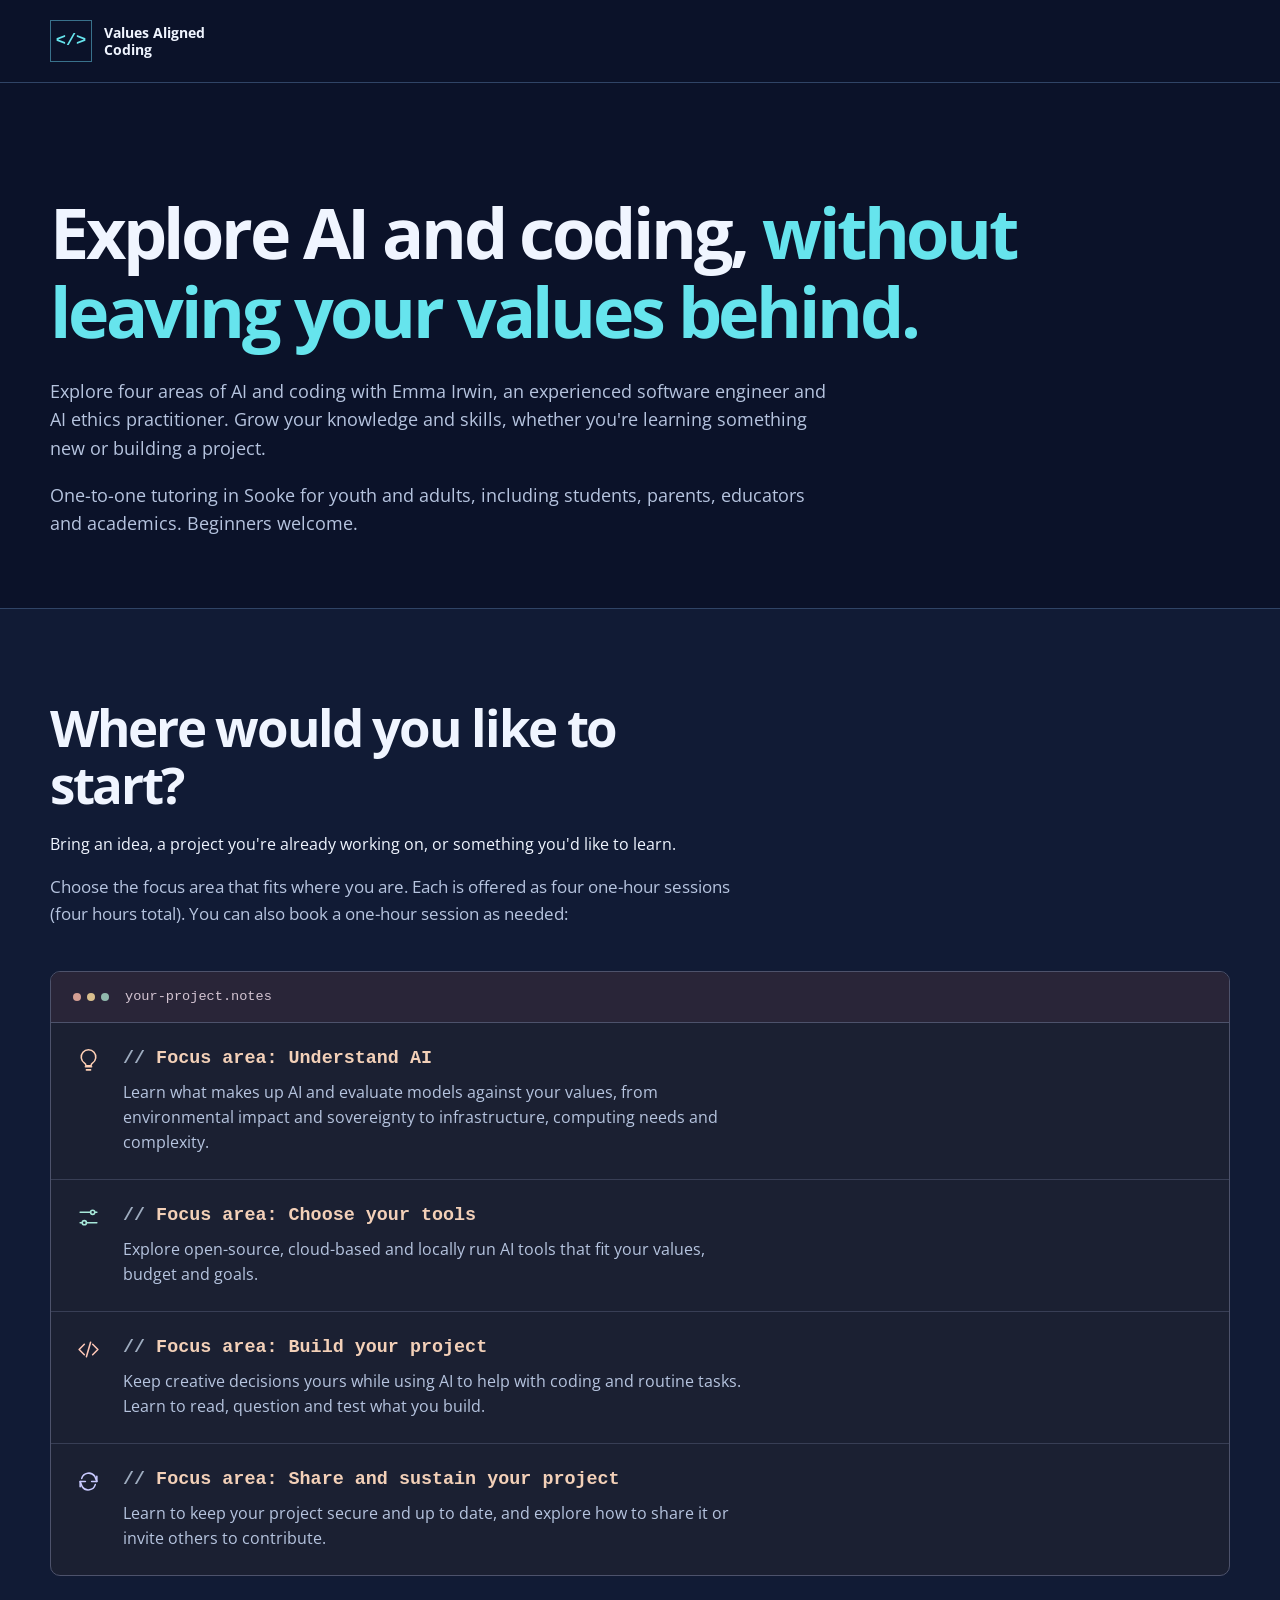
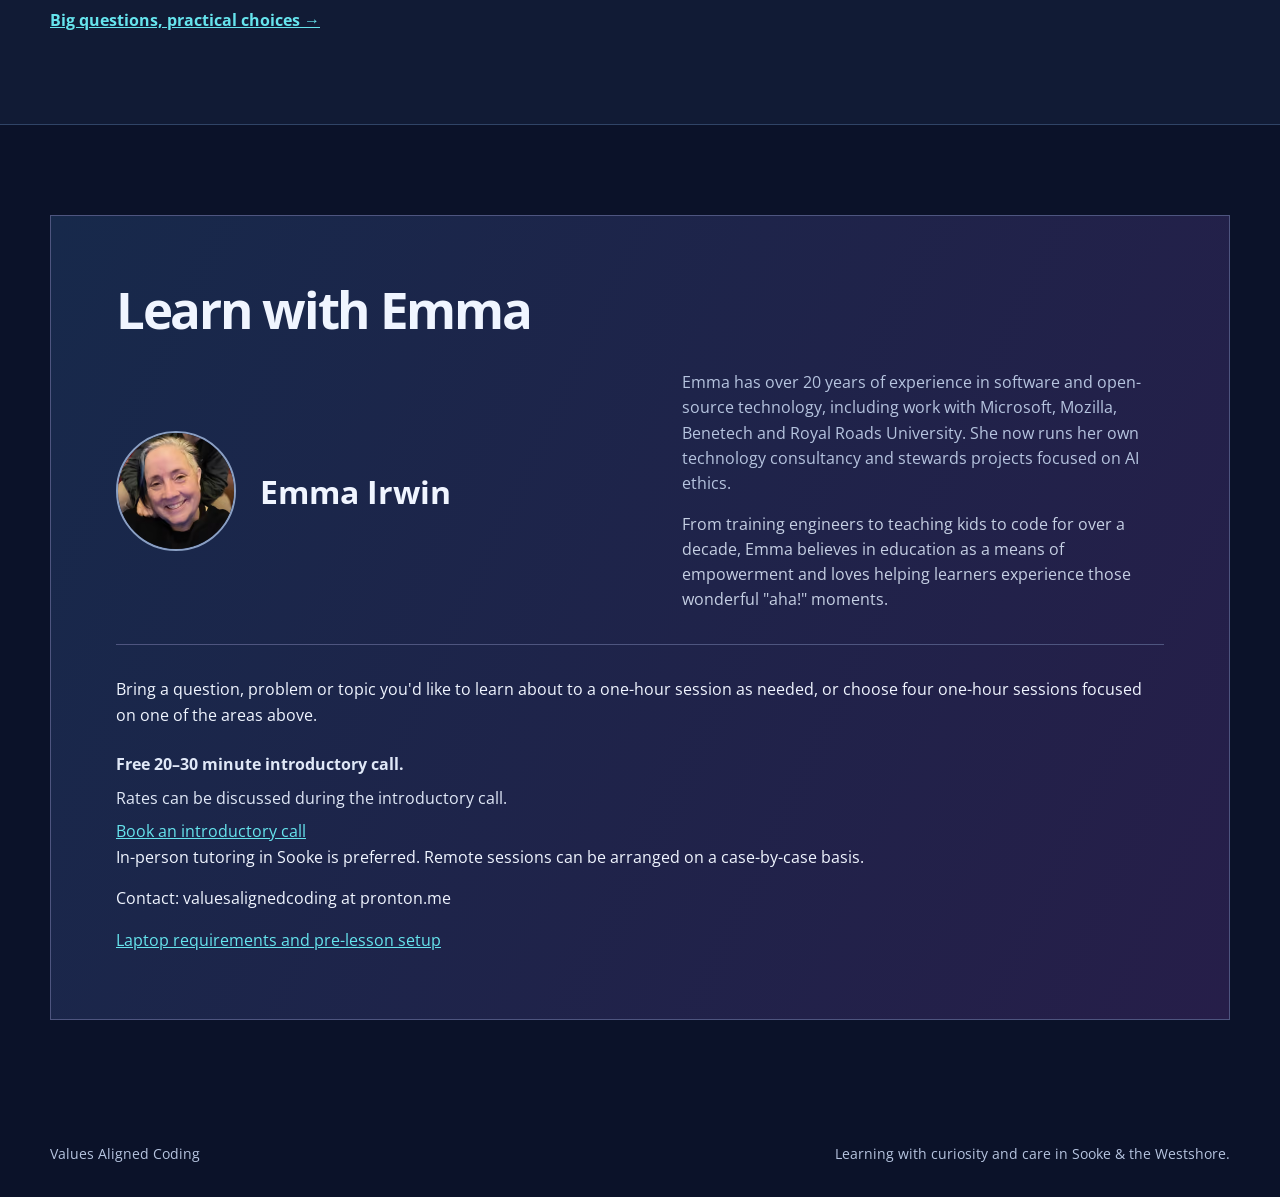
<file: index.html>
<!doctype html>
<html lang="en">
<head>
  <meta charset="utf-8">
  <meta name="viewport" content="width=device-width, initial-scale=1">
  <meta name="description" content="AI and coding tutoring in Sooke, BC for students, parents, educators and academics. Learn AI literacy and values-aligned coding with Emma Irwin.">
  <meta name="theme-color" content="#0b1229">
  <title>AI and Coding Tutoring in Sooke, BC | Values Aligned Coding</title>
  <link rel="canonical" href="https://valuesalignedcoding.com/">
  <script type="application/ld+json">
    {
      "@context": "https://schema.org",
      "@type": "WebSite",
      "name": "Values Aligned Coding",
      "url": "https://valuesalignedcoding.com/"
    }
  </script>
  <link rel="preconnect" href="https://fonts.googleapis.com">
  <link rel="preconnect" href="https://fonts.gstatic.com" crossorigin>
  <link href="https://fonts.googleapis.com/css2?family=Open+Sans:wght@400;600;700;800&amp;display=swap" rel="stylesheet">
  <style>
    :root {
      color-scheme: dark;
      --ink: #f0f5ff;
      --muted: #b6c4df;
      --paper: #0b1229;
      --cyan: #66e4ed;
      --line: #304466;
    }

    * { box-sizing: border-box; }
    html { scroll-behavior: smooth; }
    body {
      margin: 0;
      background: var(--paper);
      color: var(--ink);
      font-family: "Open Sans", "Segoe UI", Arial, sans-serif;
      line-height: 1.6;
    }
    a { color: inherit; }
    a:focus-visible { outline: 3px solid var(--cyan); outline-offset: 5px; }
    .wrap { width: min(1180px, calc(100% - 48px)); margin: auto; }
    header { border-bottom: 1px solid var(--line); }
    .nav { min-height: 82px; display: flex; align-items: center; justify-content: space-between; gap: 20px; }
    .brand { display: flex; align-items: center; gap: 12px; text-decoration: none; font-weight: 700; font-size: .9rem; line-height: 1.2; }
    .brand-mark { display: grid; place-items: center; width: 42px; height: 42px; border: 1px solid #39718b; color: var(--cyan); font-family: Consolas, monospace; font-size: 17px; }
    .hero { padding: 110px 0 70px; }
    h1, h2, h3, p { margin-top: 0; }
    h1, h2 { font-weight: 700; letter-spacing: -.045em; line-height: 1.12; }
    h1 { max-width: 980px; margin-bottom: 26px; font-size: clamp(2.9rem, 5.5vw, 5.1rem); }
    h1 em { color: var(--cyan); font-style: normal; }
    .intro { max-width: 780px; color: var(--muted); font-size: 1.12rem; }
    .intro p:last-child { margin-bottom: 0; }
    .section { padding: 90px 0; }
    .section-heading { max-width: 700px; margin-bottom: 44px; }
    h2 { margin-bottom: 18px; font-size: clamp(2.2rem, 4vw, 3.5rem); }
    .section-heading p:last-child { color: var(--muted); font-size: 1.06rem; }
    .learning { background: #111b35; border-block: 1px solid var(--line); }
    .cards { overflow: hidden; border: 1px solid #4d526b; border-radius: 10px; background: #1b2032; }
    .editor-bar { display: flex; align-items: center; gap: 16px; padding: 14px 22px; border-bottom: 1px solid #4d526b; background: #292538; color: #d3c4d2; font-family: Consolas, monospace; font-size: .85rem; }
    .editor-dots { display: flex; gap: 6px; }
    .editor-dots span { width: 8px; height: 8px; border-radius: 50%; background: #d49e93; }
    .editor-dots span:nth-child(2) { background: #d8be8d; }
    .editor-dots span:nth-child(3) { background: #91b9ad; }
    .card { position: relative; padding: 24px 28px 24px 72px; border-bottom: 1px solid #383e55; }
    .card:last-child { border-bottom: 0; }
    .card-icon { position: absolute; top: 25px; left: 25px; color: #ffd0b5; }
    .card:nth-of-type(2) .card-icon { color: #a7e8d9; }
    .card:nth-of-type(3) .card-icon { color: #ffc7b7; }
    .card:nth-of-type(4) .card-icon { color: #c9caff; }
    .card-icon svg { width: 25px; height: 25px; fill: none; stroke: currentColor; stroke-width: 1.5; stroke-linecap: round; stroke-linejoin: round; }
    .card h3 { margin-bottom: 8px; color: #f3d0b8; font-family: Consolas, monospace; font-size: 1.15rem; }
    .code-comment { color: #9eacbf; }
    .card p { max-width: 70ch; }
    h3 { margin-bottom: 12px; font-size: 1.08rem; line-height: 1.35; }
    .card p, .bio-copy { color: var(--muted); font-size: .98rem; }
    .card p { margin-bottom: 0; }
    .question-link { display: inline-block; margin-top: 32px; color: var(--cyan); font-weight: 700; }
    .tutor-profile { display: grid; grid-template-columns: 1fr 1fr; gap: 8%; margin: 32px 0; padding-bottom: 32px; border-bottom: 1px solid #4e557f; }
    .profile-heading { display: flex; align-items: center; gap: 24px; }
    .profile-photo { width: 120px; height: 120px; flex: 0 0 120px; border: 2px solid #8a9fc3; border-radius: 50%; object-fit: cover; }
    .profile-heading h3 { margin: 0; font-size: clamp(1.5rem, 2.7vw, 2rem); }
    .contact-details { margin-top: 24px; color: #e0e8f7; }
    .contact-details p { margin: 8px 0; }
    .contact { padding: 65px; border: 1px solid #4e557f; background: linear-gradient(115deg, #17294b, #261e49); }
    .contact a { color: var(--cyan); }
    .contact h2 { max-width: 700px; }
    .contact p:last-child { max-width: 670px; margin-bottom: 0; color: #c5cfe3; }
    footer { padding: 33px 0; color: var(--muted); font-size: .85rem; }
    .footer-inner { display: flex; justify-content: space-between; gap: 15px; flex-wrap: wrap; }
    @media (max-width: 850px) {
      .hero { padding: 70px 0 50px; }
    }
    @media (max-width: 560px) {
      .wrap { width: calc(100% - 36px); }
      .nav { min-height: 72px; }
      .section { padding: 65px 0; }
      .tutor-profile { grid-template-columns: 1fr; }
      .card { padding-right: 20px; padding-left: 60px; }
      .card-icon { left: 19px; }
      .tutor-profile { gap: 24px; }
      .profile-heading { gap: 18px; }
      .profile-photo { width: 90px; height: 90px; flex-basis: 90px; }
      .contact { padding: 36px 26px; }
    }
    @media (prefers-reduced-motion: reduce) { html { scroll-behavior: auto; } }
  </style>
</head>
<body>
  <header>
    <div class="wrap nav">
      <a class="brand" href="#top"><span class="brand-mark" aria-hidden="true">&lt;/&gt;</span><span>Values Aligned<br>Coding</span></a>
    </div>
  </header>

  <main id="top">
    <div class="wrap hero">
      <div>
        <h1>Explore AI and coding, <em>without leaving your values behind.</em></h1>
        <div class="intro">
          <p>Explore four areas of AI and coding with Emma Irwin, an experienced software engineer and AI ethics practitioner. Grow your knowledge and skills, whether you're learning something new or building a project.</p>
          <p>One-to-one tutoring in Sooke for youth and adults, including students, parents, educators and academics. Beginners welcome.</p>
        </div>
      </div>
    </div>

    <section class="section learning" id="learn">
      <div class="wrap">
        <div class="section-heading">
          <h2>Where would you like to start?</h2>
          <p>Bring an idea, a project you're already working on, or something you'd like to learn.</p>
          <p>Choose the focus area that fits where you are. Each is offered as four one-hour sessions (four hours total). You can also book a one-hour session as needed:</p>
        </div>
        <div class="cards">
          <div class="editor-bar" aria-hidden="true">
            <span class="editor-dots"><span></span><span></span><span></span></span>
            <span>your-project.notes</span>
          </div>
          <article class="card">
            <span class="card-icon" aria-hidden="true"><svg viewBox="0 0 24 24"><path d="M9 18h6M10 21h4M8.2 14.5a7 7 0 1 1 7.6 0c-.8.5-1.3 1.3-1.3 2.5h-5c0-1.2-.5-2-1.3-2.5Z"/></svg></span>
            <h3><span class="code-comment" aria-hidden="true">// </span>Focus area: Understand AI</h3>
            <p>Learn what makes up AI and evaluate models against your values, from environmental impact and sovereignty to infrastructure, computing needs and complexity.</p>
          </article>
          <article class="card">
            <span class="card-icon" aria-hidden="true"><svg viewBox="0 0 24 24"><path d="M4 7h10m4 0h2M4 17h2m4 0h10"/><circle cx="16" cy="7" r="2"/><circle cx="8" cy="17" r="2"/></svg></span>
            <h3><span class="code-comment" aria-hidden="true">// </span>Focus area: Choose your tools</h3>
            <p>Explore open-source, cloud-based and locally run AI tools that fit your values, budget and goals.</p>
          </article>
          <article class="card">
            <span class="card-icon" aria-hidden="true"><svg viewBox="0 0 24 24"><path d="m8 7-5 5 5 5m8-10 5 5-5 5m-2-12-4 14"/></svg></span>
            <h3><span class="code-comment" aria-hidden="true">// </span>Focus area: Build your project</h3>
            <p>Keep creative decisions yours while using AI to help with coding and routine tasks. Learn to read, question and test what you build.</p>
          </article>
          <article class="card">
            <span class="card-icon" aria-hidden="true"><svg viewBox="0 0 24 24"><path d="M20 7v5h-5M4 17v-5h5"/><path d="M5.5 9A7 7 0 0 1 18 7l2 5M4 12l2 5a7 7 0 0 0 12.5-2"/></svg></span>
            <h3><span class="code-comment" aria-hidden="true">// </span>Focus area: Share and sustain your project</h3>
            <p>Learn to keep your project secure and up to date, and explore how to share it or invite others to contribute.</p>
          </article>
        </div>
        <a class="question-link" href="big-questions.html">Big questions, practical choices &rarr;</a>
      </div>
    </section>

    <div class="section">
    <section class="wrap" aria-labelledby="contact-title">
      <div class="contact">
        <h2 id="contact-title">Learn with Emma</h2>
        <div class="tutor-profile">
          <div class="profile-heading">
            <img class="profile-photo" src="avatar_3420266_optimized.avif" alt="Emma Irwin" width="120" height="120">
            <h3>Emma Irwin</h3>
          </div>
          <div>
            <p class="bio-copy">Emma has over 20 years of experience in software and open-source technology, including work with Microsoft, Mozilla, Benetech and Royal Roads University. She now runs her own technology consultancy and stewards projects focused on AI ethics.</p>
            <p class="bio-copy">From training engineers to teaching kids to code for over a decade, Emma believes in education as a means of empowerment and loves helping learners experience those wonderful "aha!" moments.</p>
          </div>
        </div>
        <p>Bring a question, problem or topic you'd like to learn about to a one-hour session as needed, or choose four one-hour sessions focused on one of the areas above.</p>
        <div class="contact-details">
          <p><strong>Free 20&ndash;30 minute introductory call.</strong></p>
          <p>Rates can be discussed during the introductory call.</p>
          <p><a href="https://calendly.com/emma-irwin-z6wm/30min?ref=sunnydeveloper.com">Book an introductory call</a></p>
        </div>
        <p>In-person tutoring in Sooke is preferred. Remote sessions can be arranged on a case-by-case basis.</p>
        <p>Contact: valuesalignedcoding at pronton.me</p>
        <p><a href="laptop-requirements.html">Laptop requirements and pre-lesson setup</a></p>
      </div>
    </section>
    </div>
  </main>
  <footer>
    <div class="wrap footer-inner">
      <span>Values Aligned Coding</span>
      <span>Learning with curiosity and care in Sooke &amp; the Westshore.</span>
    </div>
  </footer>
</body>
</html>
</file>
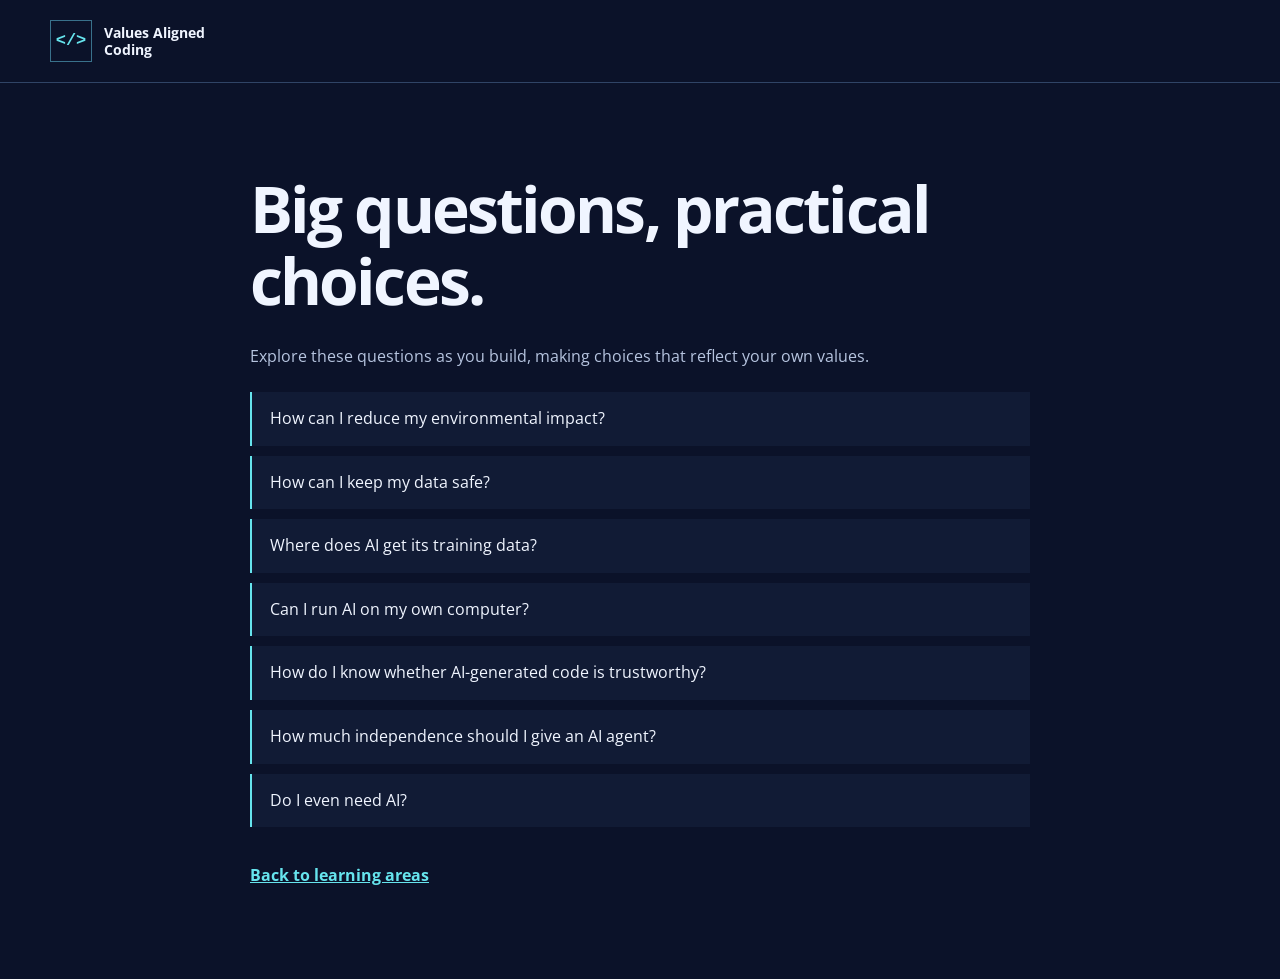
<file: big-questions.html>
<!doctype html>
<html lang="en">
<head>
  <meta charset="utf-8">
  <meta name="viewport" content="width=device-width, initial-scale=1">
  <meta name="description" content="Explore questions about AI privacy, training data, environmental impact and trustworthy code with Values Aligned Coding.">
  <meta name="theme-color" content="#0b1229">
  <title>AI Ethics: Big Questions | Values Aligned Coding</title>
  <link rel="canonical" href="https://valuesalignedcoding.com/big-questions.html">
  <link rel="preconnect" href="https://fonts.googleapis.com">
  <link rel="preconnect" href="https://fonts.gstatic.com" crossorigin>
  <link href="https://fonts.googleapis.com/css2?family=Open+Sans:wght@400;600;700;800&amp;display=swap" rel="stylesheet">
  <link rel="stylesheet" href="pages.css">
</head>
<body>
  <header>
    <div class="wrap nav">
      <a class="brand" href="index.html"><span class="brand-mark" aria-hidden="true">&lt;/&gt;</span><span>Values Aligned<br>Coding</span></a>
    </div>
  </header>
  <main class="wrap">
    <h1>Big questions, practical choices.</h1>
    <p>Explore these questions as you build, making choices that reflect your own values.</p>
    <ul class="questions">
      <li>How can I reduce my environmental impact?</li>
      <li>How can I keep my data safe?</li>
      <li>Where does AI get its training data?</li>
      <li>Can I run AI on my own computer?</li>
      <li>How do I know whether AI-generated code is trustworthy?</li>
      <li>How much independence should I give an AI agent?</li>
      <li>Do I even need AI?</li>
    </ul>
    <a class="back" href="index.html#learn">Back to learning areas</a>
  </main>
</body>
</html>
</file>
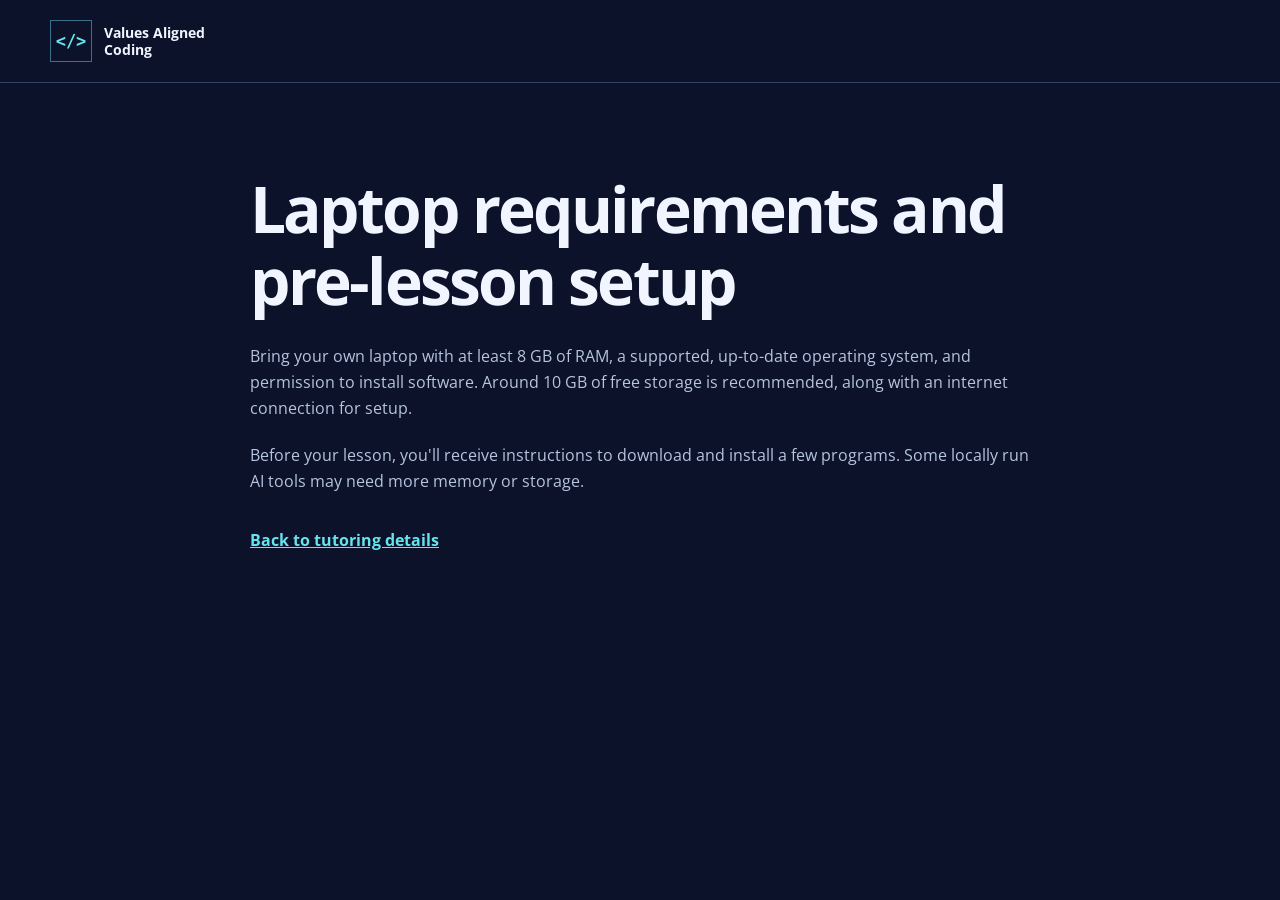
<file: laptop-requirements.html>
<!doctype html>
<html lang="en">
<head>
  <meta charset="utf-8">
  <meta name="viewport" content="width=device-width, initial-scale=1">
  <meta name="description" content="Find laptop requirements and pre-lesson setup information for AI and coding tutoring with Values Aligned Coding.">
  <meta name="theme-color" content="#0b1229">
  <title>Laptop requirements | Values Aligned Coding</title>
  <link rel="canonical" href="https://valuesalignedcoding.com/laptop-requirements.html">
  <link rel="preconnect" href="https://fonts.googleapis.com">
  <link rel="preconnect" href="https://fonts.gstatic.com" crossorigin>
  <link href="https://fonts.googleapis.com/css2?family=Open+Sans:wght@400;600;700;800&amp;display=swap" rel="stylesheet">
  <link rel="stylesheet" href="pages.css">
</head>
<body>
  <header>
    <div class="wrap nav">
      <a class="brand" href="index.html"><span class="brand-mark" aria-hidden="true">&lt;/&gt;</span><span>Values Aligned<br>Coding</span></a>
    </div>
  </header>
  <main class="wrap">
    <h1>Laptop requirements and pre-lesson setup</h1>
    <p>Bring your own laptop with at least 8 GB of RAM, a supported, up-to-date operating system, and permission to install software. Around 10 GB of free storage is recommended, along with an internet connection for setup.</p>
    <p>Before your lesson, you'll receive instructions to download and install a few programs. Some locally run AI tools may need more memory or storage.</p>
    <a class="back" href="index.html#contact-title">Back to tutoring details</a>
  </main>
</body>
</html>
</file>
<file: pages.css>
* { box-sizing: border-box; }
body { margin: 0; background: #0b1229; color: #f0f5ff; font-family: "Open Sans", "Segoe UI", Arial, sans-serif; line-height: 1.6; }
a { color: #66e4ed; }
a:focus-visible { outline: 3px solid #66e4ed; outline-offset: 5px; }
.wrap { width: min(1180px, calc(100% - 48px)); margin: auto; }
header { border-bottom: 1px solid #304466; }
.nav { min-height: 82px; display: flex; align-items: center; }
.brand { display: flex; align-items: center; gap: 12px; color: #f0f5ff; font-size: .9rem; font-weight: 700; line-height: 1.2; text-decoration: none; }
.brand-mark { display: grid; place-items: center; width: 42px; height: 42px; border: 1px solid #39718b; color: #66e4ed; font-family: Consolas, monospace; font-size: 17px; }
main { max-width: 780px; padding: 90px 0; }
h1 { margin: 0 0 28px; font-size: clamp(2.5rem, 5vw, 4rem); line-height: 1.12; letter-spacing: -.045em; }
p { margin: 0 0 22px; color: #b6c4df; }
.back { display: inline-block; margin-top: 12px; font-weight: 700; }
.questions { display: grid; gap: 10px; margin: 0 0 24px; padding: 0; list-style: none; }
.questions li { padding: 14px 18px; border-left: 2px solid #66e4ed; background: #111b35; }
@media (max-width: 560px) {
  .wrap { width: calc(100% - 36px); }
  .nav { min-height: 72px; }
  main { padding: 65px 0; }
}
</file>
